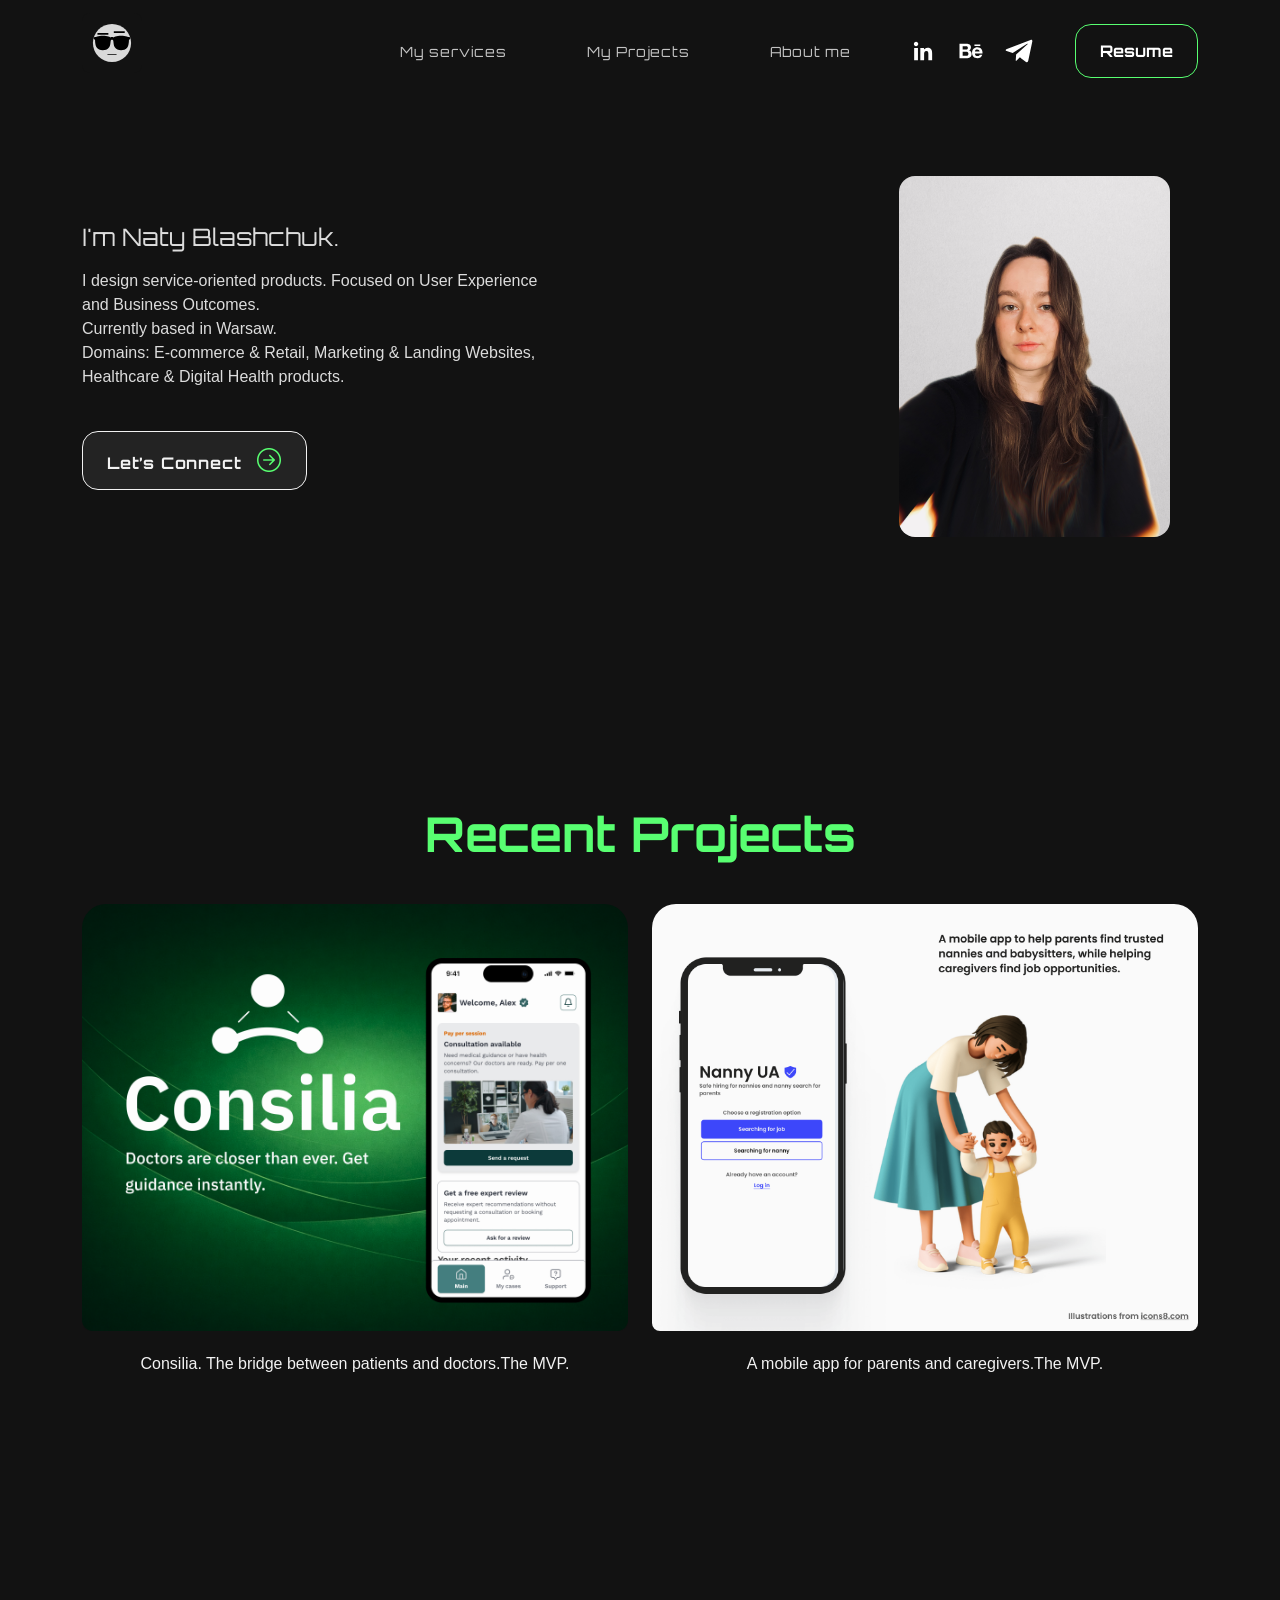
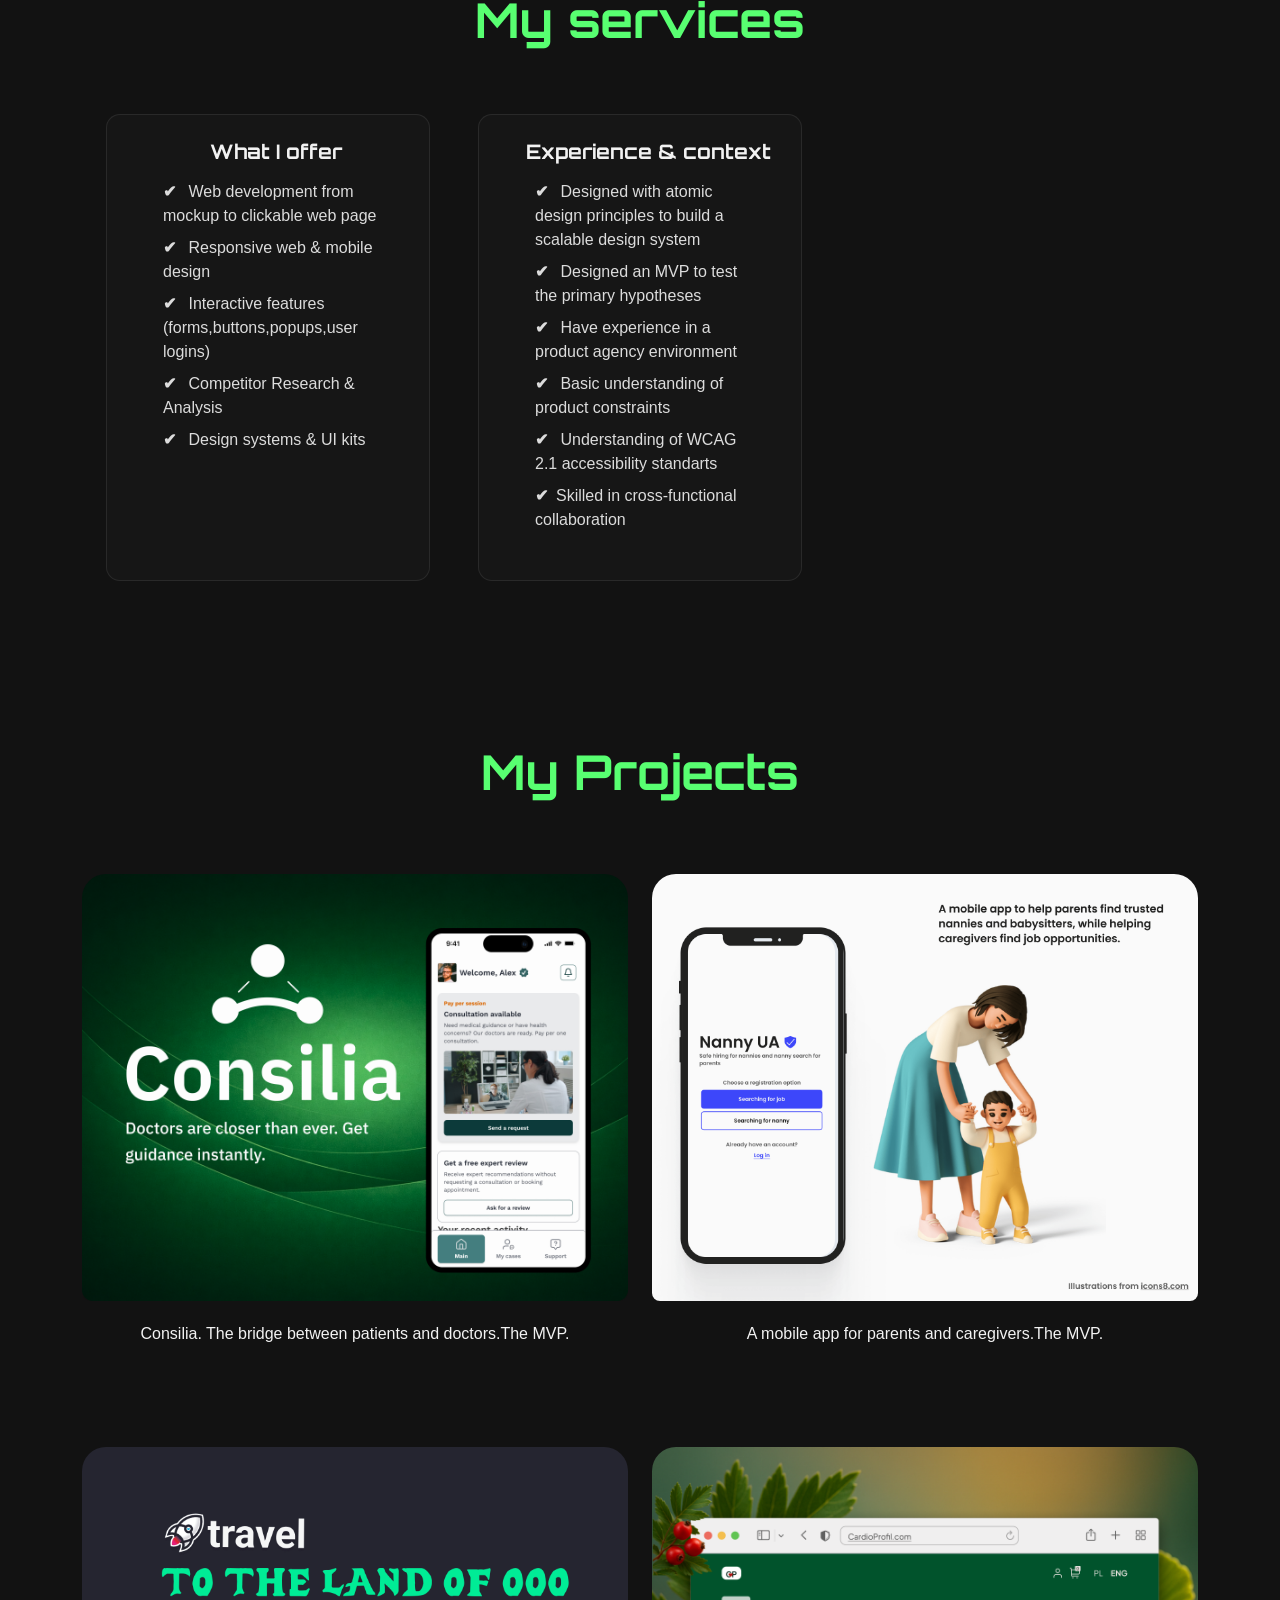
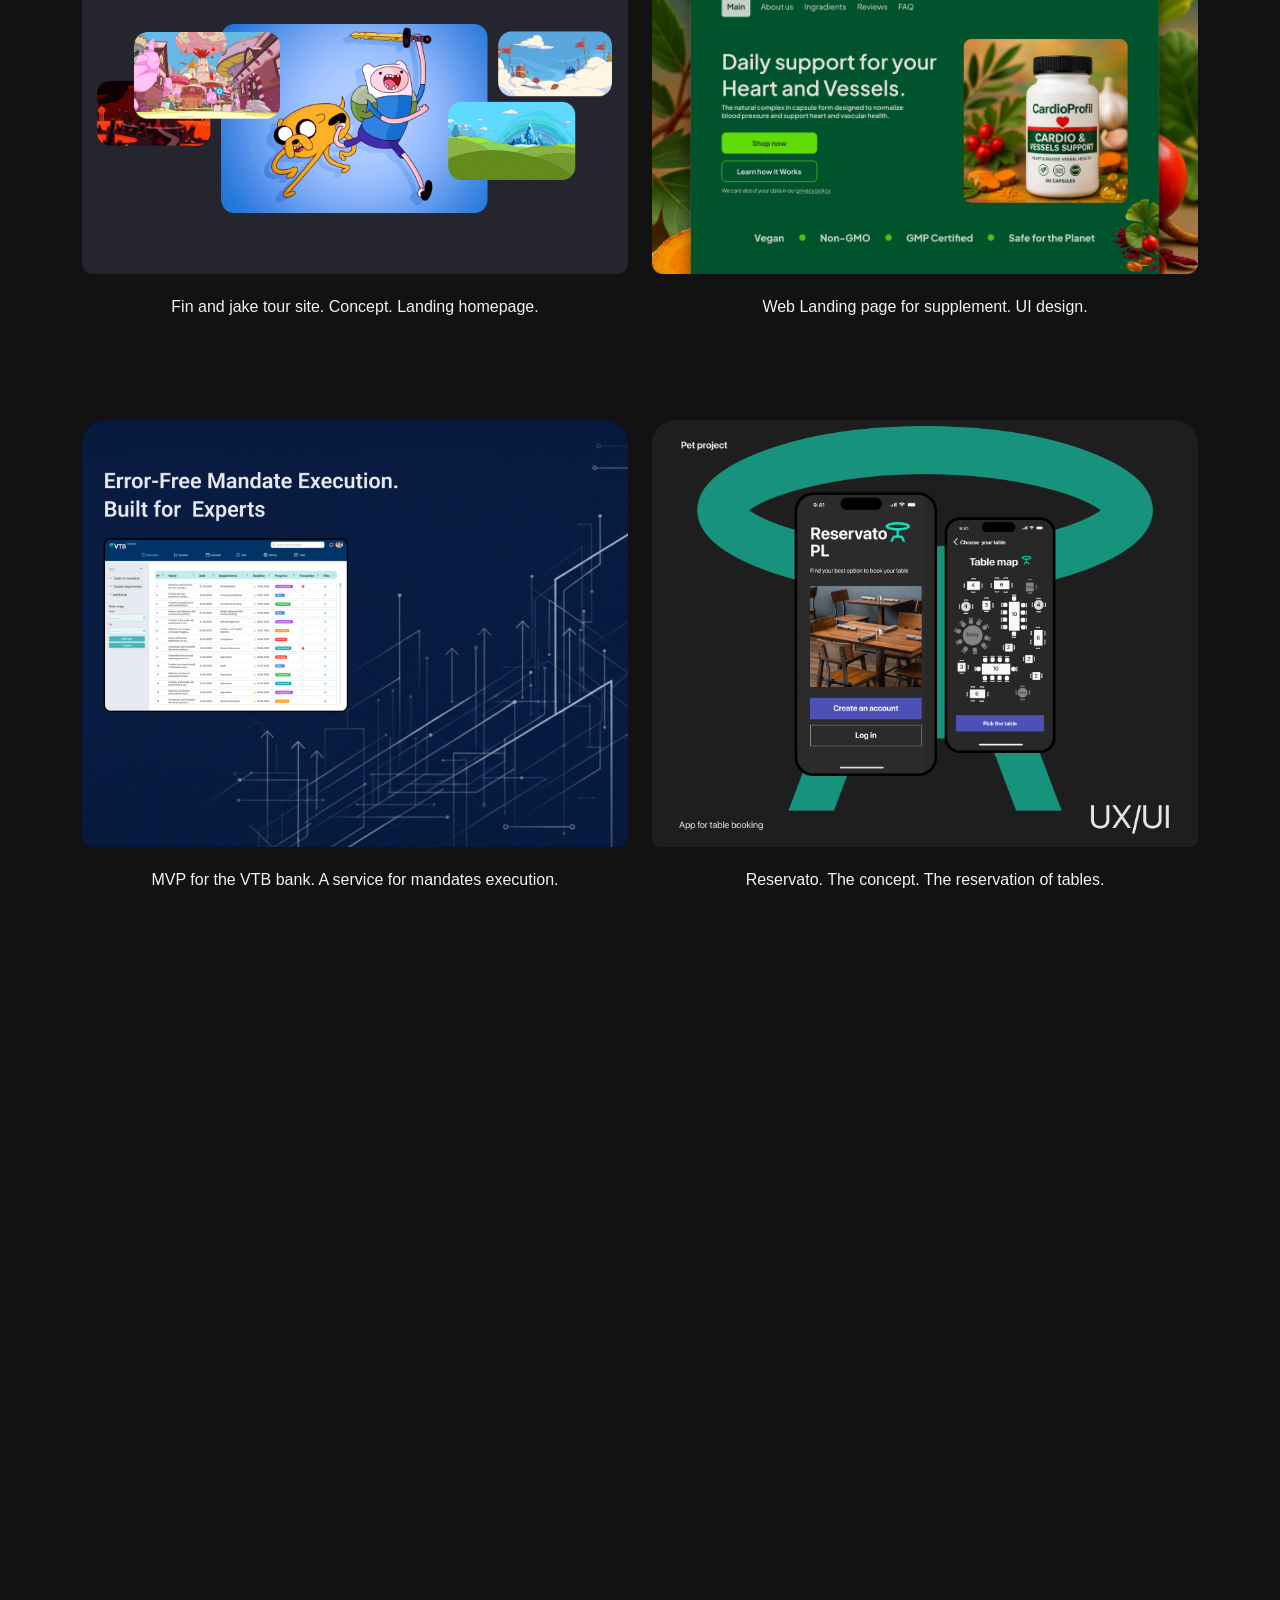
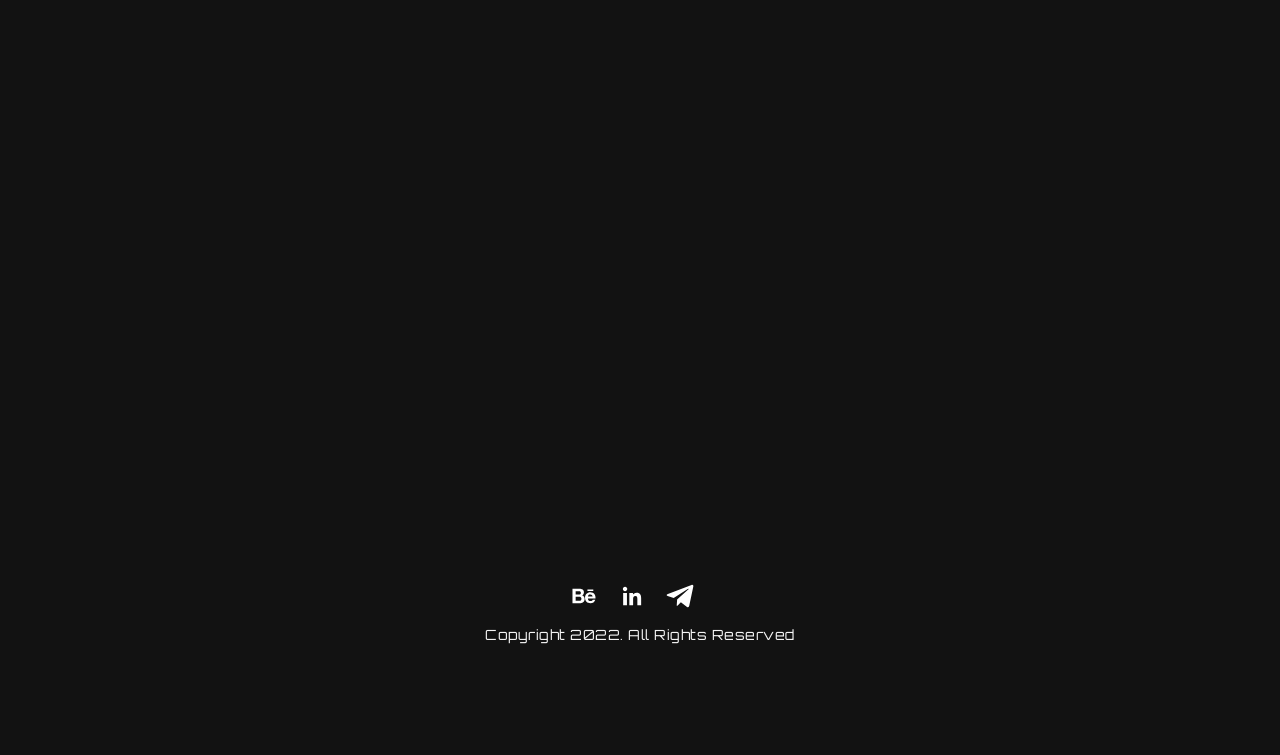
<file: index.html>
<!DOCTYPE html>
<html lang="en">
<head>
    <!-- Meta Tags -->
    <meta charset="UTF-8">
    <meta http-equiv="X-UA-Compatible" content="IE=edge">
    <meta name="viewport" content="width=device-width, initial-scale=1.0">
    <!-- CSS Files -->
    <link rel="stylesheet" href="bootstrap.min.css">
    <link rel="stylesheet" href="https://cdnjs.cloudflare.com/ajax/libs/OwlCarousel2/2.3.4/assets/owl.carousel.min.css">
    <link rel="stylesheet" href="https://cdnjs.cloudflare.com/ajax/libs/OwlCarousel2/2.3.4/assets/owl.theme.default.min.css">
    <link rel="stylesheet" href="https://cdnjs.cloudflare.com/ajax/libs/animate.css/3.4.0/animate.min.css">
    <link rel="stylesheet" href="style.css">
    <link rel="stylesheet" href="responsive.css">
     <link href="https://fonts.googleapis.com/css2?family=Orbitron:wght@500;700&family=REM&display=swap" rel="stylesheet">

    <title>Portfolio</title>
</head>
<body>

    <main>
        <!-- Navbar -->
            <nav class="navbar navbar-expand-md">
            <div class="container">
                <a class="navbar-brand" href="index.html">
                    <img src="logo 1.svg" alt="Logo">
                </a>
                <button class="navbar-toggler" data-bs-toggle="collapse" data-bs-target="#navbarNav" aria-controls="navbarNav" aria-expanded="false" aria-label="Toggle navigation">
                <span class="navbar-toggler-icon"></span>
                </button>
                <div class="collapse navbar-collapse" tabindex="-1" id="navbarNav">
                    <ul class="navbar-nav ms-auto">                       
                        <li class="nav-item">
                            <a class="nav-link" href="#ValuesPropositions"> My services</a>
                        </li>
                         <li class="nav-item">
                            <a class="nav-link" href="#project"> My Projects</a>
                        </li>
                        <li class="nav-item">
                            <a class="nav-link" href="#aboutme">About me</a>
                        </li>
                    </ul>
                    <span class="navbar-text">
                        <div class="social-icon">
                            <a href="https://www.linkedin.com/in/nataliia-blashchuk-microuniverse010101"><img src="nav-icon1.svg" alt="Icon"></a>
                            <a href="https://www.behance.net/microuniverse010101"><img src="nav-icon2.svg" alt="Icon"></a>
                            <a href="https://t.me/microuniverseNP"><img src="nav-icon3.svg" alt="Icon"></a>
                        </div>
                        <button class = "vvd" onclick="goBackToPreviousPage5()" href="MyCV.pdf" class="vvd" ><span>Resume</span></button>
                    </span>
                </div>
            </div>
        </nav>
        <!-- Navbar End -->

        <!-- Banner -->
         <section class="banner" id="home">
            <div class="container">
                <div class="row align-items-center">
                    <div class="col-12 col-md-6 col-xl-7 wow fadeIn" data-wow-duration="1.5s">
                        <h2>I'm Naty Blashchuk.</h2><p> I design service-oriented products. Focused on 
                            User Experience and Business Outcomes.
                             <br> Currently based in Warsaw. 
                            <br> Domains: E-commerce & Retail, Marketing & Landing Websites, Healthcare & Digital Health products.
                        </p> 
                                                 <button onclick="location.href='mailto:natalienevergiveup@mail.com';">Let’s Connect <i class="bi bi-arrow-right-circle"></i></button>
                    </div>
                    <div class="col-12 col-md-6 col-xl-5 wow zoo" data-wow-duration="1.5s">
                        <img src="about- 01.png" alt="Image">
                    </div>
                </div>
            </div>
        </section>
        <!-- Banner End -->




         <!--Recent Projects -->
        <section class="proj-recent" id="recentproject">
            <div class="container">
                <div class="row">
                    <div class="col-12 wow fadeIn" data-wow-duration="1.5s">
                          <h1>Recent Projects</h1>
                           <div class="tab-content" id ="pills-tabContent wow slide InUp" data-wow-duration="1.5s" href="project1.html">
                            <div class="tab-pane fade show active" id ="pills-home" role="tabpanel" aria-labelledby="pills-home-tab">
                                <div class="row">
                                      <div class="col-12 col-sm-8 col-md-6">
                                         <div class="proj-imgbx">
                                              <img src="preview-consilia.png" alt ="Image">
                                               <br><br> <h6>Consilia. The bridge between patients and doctors.The MVP.</h6><br><br>
                                            <div class="proj-txtx">
                                             <button><a href="https://www.behance.net/gallery/243395623/Consilia-Patience-experience-The-MVP-concept" target="_blank"> Go to the project</a></button>

                                             </div>
                                    </div>
                                    </div>
                           <div class="col-12 col-sm-8 col-md-6">
                                         <div class="proj-imgbx">
                                            <img src="project-nanny.png" alt="Image">
                                                 <br> <br><h6>A mobile app for parents and caregivers.The MVP. </h6> <br><br>
                                            <div class="proj-txtx">
                                             <button><a href="https://www.behance.net/gallery/223070539/A-mobile-app-for-parents-and-caregivers-MVP" target="_blank"> Go to the project</a></button>
                                             </div>

                                    </div>
                                    </div>
                    </div>     
                </div>
            </div> 

    <!-- ENd -->

       <!-- Value Propositions-->
         <section class="values-prop" id="ValuesPropositions">
            <div class="container">
                <div class="row">
                    <div class="col-12 wow fadeIn" data-wow-duration="1.5s">
                          <h1 class="headvalue1">My services</h1>              
                   <div class="values-grid">
    <div class="values-block">
      <h3>What I offer</h3>
      <ul>
        <li> Web development from mockup to clickable web page</li>
          <li> Responsive web & mobile design </li>
        <li> Interactive features (forms,buttons,popups,user logins) </li>
        <li> Competitor Research & Analysis </li>
          <li> Design systems & UI kits </li>
      </ul>
    </div>
      
    <div class="values-block">
      <h3>Experience & context</h3>
      <ul>
        <li> Designed with atomic design principles to build a scalable design system</li>
          <li> Designed an MVP to test the primary hypotheses</li>
        <li> Have experience in a product agency environment </li>
        <li> Basic understanding of product constraints </li>
          <li> Understanding of WCAG 2.1 accessibility standarts </li>
            <li>Skilled in cross-functional collaboration</li>
      </ul>
    </div>

  </div>
</section>
                    </div>
                      </div>
                </div>


        <!-- All Projects -->
        <section class="project" id="project">
            <div class="container">
                <div class="row">
                    <div class="col-12 wow fadeIn" data-wow-duration="1.5s">
                        <h1>My Projects</h1>
                      <div class="tab-content" id ="pills-tabContent wow slide InUp" data-wow-duration="1.5s" href="project1.html">
                            <div class="tab-pane fade show active" id ="pills-home" role="tabpanel" aria-labelledby="pills-home-tab">
                                <div class="row">
                                       <div class="col-12 col-sm-8 col-md-6">
                                        
                                         <div class="proj-imgbx">
                                            <img src="preview-consilia.png" alt ="Image">
                                         <br> <br> <h6>Consilia. The bridge between patients and doctors.The MVP.</h6><br><br>
                                            <div class="proj-txtx">
                                             <button><a href="https://www.behance.net/gallery/243395623/Consilia-Patience-experience-The-MVP-concept" target="_blank"> Go to the project</a></button>



                                             </div>
                                    </div>
                                    </div>

                                     <div class="col-12 col-sm-8 col-md-6">
                                         <div class="proj-imgbx">
                                            <img src="project-nanny.png" alt="Image">
                                              <br><br> <h6> A mobile app for parents and caregivers.The MVP.</h6><br><br>
                                            <div class="proj-txtx">
                                             <button><a href="https://www.behance.net/gallery/223070539/A-mobile-app-for-parents-and-caregivers-MVP" target="_blank"> Go to the project</a></button>

                                             </div>
                                    </div>
                                    </div>
                                    <div class="col-12 col-sm-8 col-md-6">
                                
                                         <div class="proj-imgbx">
                                            <img src="project-fin.png" alt="Image">
                                            <br><br><h6>Fin and jake tour site. Concept. Landing homepage. </h6><br><br>
                                            <div class="proj-txtx">
                                             <button><a href="https://www.behance.net/gallery/206896893/Fin-and-Jake-tour-website-Concept-Landing-homepage" target="_blank"> Go to the project</a></button>

       

                                            </div>
                                        </div>
                                    </div>

                                         <div class="col-12 col-sm-8 col-md-6">
                                        <div class="proj-imgbx">
                                            <img src="supplement.png" alt="Image">
                                              <br> <br> <h6> Web Landing page for supplement. UI design. <br></h6><br><br>
                                            <div class="proj-txtx">
                                                 <button><a href="https://www.behance.net/gallery/237209597/Landing-page-for-a-Diet-Supplement-UI-concept" target="_blank"> Go to the project</a></button>
                                           
                                            </div>
                                        </div>
                                    </div>   

                             
                                    <div class="col-12 col-sm-8 col-md-6">
                          
                                        <div class="proj-imgbx">
                                            <img src="project-03.png" alt="Image">
                                            <br><br> <h6> MVP for the VTB bank. A service for mandates execution. </h6><br><br>
                                            <div class="proj-txtx">

                                                <button><a href="https://www.behance.net/gallery/229680597/MVP-for-mandates-execution-Case-Study" target="_blank"> Go to the project</a></button>
                                                 
                                            </div>
                                        </div>
                                    </div>
                                   <div class="col-12 col-sm-8 col-md-6">
                                        <div class="proj-imgbx">
                                            <img src="project-img2.png" alt="Image">
                                            <br> <br> <h6> Reservato. The concept. The reservation of tables. </h6><br><br>
                                             <div class="proj-txtx">
                                                <button><a href="https://www.behance.net/gallery/221016357/Reservato-The-concept-Reservation-of-the-tables" target="_blank"> Go to the project</a></button>
                                            </div>
                                        </div>
                                    </div>
                                </div>                            
                                       
            <img class="sdf2" src="color-sharp2.png" alt="Image">
        </section>
        <!-- Projects End -->
        <!-- about me  -->
        <section class="contact" id="aboutme">
            <div class="container">
                <div class="row align-items-right">
                    <div class="col-12 col-md-12 wow zoomIn" data-wow-duration="1.5s">
                      <h1>About me</h1>  
                    </div>
                    <div class="col-12 col-md-12 wow fadeIn" data-wow-duration="1.5s">
                            <div class="row">
                                <div class="col-12 col-sm-12 px-4">                                                                                      
<div class="two-column-text">
                   <p>Hi, I’m Nataliia, breaking to the mastery in the UX/UI desing. With a background in healthcare and logistics, I might bring a unique perspective to design by combining analytical thinking, adaptability, and a deep appreciation for human-centered solutions and buisness value. <br>
                      <img src="about-02.png" alt="Image"> <br><br>I love design because it offers a dynamic and modern environment where I can merge various disciplines, including psychology, marketing, strategy, and development. It excites me to create intuitive and functional solutions that improve user experiences while also allowing me to continue growing and exploring new roles within the field.
                               <br><br> My goal is to contribute my skills, creativity, and dedication to meaningful projects. </p>
                               <p><img src="about-05.png" alt="Image"> <br><br> <img src="about-03.png" alt="Image">  </p>
                        
                </div>
                                </div>
                            </div>
                        </form>
                    </div>
                </div>
            </div>
        </section>
        <!-- About me end-->

        <!-- Footer -->
        <footer class="footer">
            <div class="container">
                <div class="row align-items-center">
                    <div class="col-12">
                            <div class="row">                              
                            </div>
                    </div>  
                    <div class="col-12 col-md-12 text-center">
                        <div class="social-icon">
                          <a href="https://www.behance.net/179e2bdc"><img src="nav-icon2.svg" alt="Icon"></a>
                            <a href="https://www.linkedin.com/in/nataliia-blashchuk-5b3875188/"><img src="nav-icon1.svg" alt="Icon"></a>
                            <a href="https://t.me/microuniverseNP"><img src="nav-icon3.svg" alt="Icon"></a>
                        </div>
                        <p>Copyright 2022. All Rights Reserved</p>
                    </div>
                </div>
            </div>
        </footer>
        <!-- Footer End -->

    </main>

    <!-- JS Files -->
    <script src="jquery-3.6.0.min.js"></script>
    <script src="https://cdnjs.cloudflare.com/ajax/libs/OwlCarousel2/2.3.4/owl.carousel.min.js"></script>
    <script src="https://cdnjs.cloudflare.com/ajax/libs/wow/1.1.2/wow.min.js"></script>
    <script src="bootstrap.bundle.min.js"></script>
    <script src="main.js"></script>
</body>
</html>
</file>
<file: responsive.css>
@media (max-width:1700px) {
     nav.navbar ul.navbar-nav li.nav-item a.nav-link {
        font-size: 16px;
        padding: 24px;
    }

 
    .social-icon a {
        width: 32px;
        height: 32px;
    }
   .social-icon a::before {
        width: 32px;
        height: 32px;
    }
    
     .navbar-text button {
        padding: 16px 24px;
        font-size: 16px;
    }
   
     .banner {
        padding: 200px 0 64px 0;
    }
    .banner img{
        width: 60%;
        margin-left: 152px;
    }
 
    .banner p, .skill p, .project p {
        font-size: 16px;
    }
    .banner .taglin {
        font-size: 12px;
    }
    .banner button {
        font-size: 16px;
        margin-top: 32px;

    }
    .banner button i {
        font-size: 24px;
    }
    .project h2, .contact h2 {
        font-size: 36px;
    }
    .project .nav.nav-pills .nav-link {
        padding: 16px 0;
        font-size: 14px;
    }
    .proj-txtx h4 {
        font-size: 24px;
    }
    .proj-txtx span {
        font-size: 14px;
    }
   
    .contact form input, .contact form textarea {
        border-radius: 14px;
        padding: 16px 24px;
        font-size: 15px;
    }
    .contact form input::placeholder, .contact form textarea::placeholder {
        font-size: 14px;
    }
    .contact form button {
        padding: 16px 40px;
        font-size: 15px;
        margin-top: 16px;
    }
    .contact img {
        width: 100%; 
      
    }

    .footer p {
        font-size: 14px;
    }
    .footer img {
        width: 15%;
    }
   
}
 .footer .social-icon a img {
        margin: 0;
    }

@media (max-width:1368px) {
    nav.navbar {
        padding: 16px,8;
    }
     nav.navbar ul.navbar-nav li.nav-item a.nav-link {
        padding: 16px,16px;
        font-size: 14px;
    }
      nav.navbar a.navbar-brand {
        width: 6%;
        margin-bottom: 16px;
    }
    .banner {
        padding: 176px 0 66px 0;
    }
 
    .skill p, .project p {
        font-size: 14px;
    }
   .contact img {
        width: 100%;
        padding-bottom: 24px;
    }
    .banner button {
        margin-top: 42px;
    }
    
    .books-slider {
        width: 88%;
    }
    .books p {
        margin: 16px 0 40px 0;
    }
    .proj-txtx h4 {
        font-size: 24px;
    }
    .proj-txtx span {
        font-size: 14px;
    }
  
}
 .footer .social-icon a img {
        margin: 0;
    }
    nav.navbar.scrolled {
        background-color: #121212;
       
    
}

@media (max-width:1199px) {
    main .container {
        max-width: 1075px;
    }
    .banner {
        padding: 152px 0 52px 0;
    }
     nav.navbar ul.navbar-nav li.nav-item a.nav-link {
        padding: 16px,16px;
        font-size: 14px;
    }
    
    .project p {
        width: 65%;
    }
    .project .nav.nav-pills {
        width: 75%;
    }

    .project h1 {

    font-size: 36px;
       
}
    .footer img {
        width: 26%;
    }
    .contact img {
        width: 60%;
        padding-bottom: 24px;
    }
    .banner img {
        width: 60%;
        margin-left: auto;
        display: block;
    }
     nav.navbar a.navbar-brand {
        width: 8%;
        margin-bottom: 16px;
    }
}
nav.navbar.scrolled {
    background-color: #121212;
}
 .footer .social-icon a img {
        margin: 0;
    }
    .navbar-toggler{
        padding-bottom: 32px;
    }

@media (max-width:1025px) {
    main .container {
        max-width: 960px;
    }
     
    .banner h1 {
        font-size: 32px;
    }
    
    .project h1 {
    font-size: 32px;
       
}
    .banner button {
        margin-top: 35px;
    }
  
 
 
    .project {
        margin-top:16px;
    }
    .project p {
        width: 75%;
    }
    .project .nav.nav-pills {
        width: 85%;
    }
   
     .contact img {
        width: 100%;
        padding-bottom: 16px;
    }
    .newsletter-bx {
        margin-top: -100px;
    }
     nav.navbar a.navbar-brand {
        width: 8%;
    }
   
    .banner p {
        width: 100%;
    }
     .tools p {
    padding-bottom: 24px;
   
    }
}
 .footer .social-icon a img {
        margin: 0;
    }
 






@media (max-width:991px) {
    .project .nav.nav-pills {
        width: 100%;
    }
    nav.navbar ul.navbar-nav li.nav-item a.nav-link {
        padding: 16px,16px;
        font-size: 14px;
    }
 
    .nav-item {
    padding-right: 16px;
}
    .project p {
        width: 100%;
    }

    
.values-grid {
  display: grid;
  grid-template-columns: repeat( 1fr);
  gap: 24px;
}
  
    .project h5 {
    margin-bottom:16px;
    font-size: 20px;
    
}
     .books-slider {
        width: 100%;
    }
    .contact {
        margin-top: 24px;
         width: 100%;
         
    }
  .contact img {
        width: 60%;
    }
    
   
    .project h1 {
    font-size: 32px;
   padding-bottom:24px;
       
}
    .banner h1 {
        font-size: 32px;
    }
    

    .banner .taglin {
        font-size: 14px;
    }
     nav.navbar a.navbar-brand {
        width: 8%;
    }
    .footer {
        padding: 0 0 24px 0;
    }
     .tools p {
    padding-bottom: 16px;
   
    }
}
 

 .footer .social-icon a img {
        margin: 0;
    }



    @media (max-width: 768px) {
  .values-grid {
    grid-template-columns: 1fr;
    gap: 32px;
  }

  .values-headline {
    font-size: 24px;
  }
}

@media (max-width:767px) {
    div#navbarNav {
        position: relative;
        top:0;
        background:#121212;
         padding-top:16px;
         padding-bottom: 24px;
        transition: 0.3s ease-in-out;
    }
    nav.navbar a.navbar-brand {
        width: 12%;
    }
    .banner {
        background-position: center;
        padding: 96px 0 32px 0;
    }

    .banner img{
        width: 50%;
        margin-left: 16px;
       
    }

    .banner h2 {
        font-size: 24px;
        max-width: 400px;
        margin-left: 16px;
        margin-top: 24px;
             
    }
    
.banner p {
        font-size:16px;
        max-width: 328px;
        margin-left: 16px;
       
             
    }

    .banner button {
        margin-left: 16px;
    }
   .proj-recent {
 margin-top:32px;

}
  .proj-recent h1 {
font-size: 32px;

}


  

.values.block{
    margin-left: 16px;
}
    
    .contact img {
        padding-top: 16px;
        width: 80%;

    }

    .newsletter-bx {
        border-radius: 35px;
        padding: 35px 14px;
        margin-bottom: 50px;
        margin-top: -85px;
    }
    .banner button {
        margin-top: 24px;
        margin-bottom: 48px;
    }
    
    .project h1{
        margin-top: 32px;
    } 
    .contact h1{
        font-size: 32px;
    }
    
.values-prop h1 {
    margin-top: 32px;
    font-size: 32px;
    font-family: Orbitron;
	font-weight: 700;
    text-align: center; 
    
} 
.values-subtitle {
  padding-bottom: 24px;
}

 
    .newsletter-bx h3 {
        font-size: 20px;
        margin-bottom: 22px;
        text-align: center;
    }
    .footer img {
        width: 40%;
        margin: 0 auto 25px auto;
        display: block;
    }
    .footer .social-icon a img {
        margin: 0;
    }
    
    nav.navbar ul.navbar-nav li.nav-item a.nav-link {
        padding: 24px 16px;
        font-size: 16px;
        border-bottom: 1px solid rgb(255 255 255 / 20%);
    }
    span.navbar-text {
        flex-wrap: wrap;
    }
    span.navbar-text .social-icon {
        display:inline-flex;
        margin-left: 0;
        gap:16px;
        margin-bottom: 16px;
        padding: 16px 16px;
        border-bottom: 1px solid rgb(255 255 255 / 20%);
        width: 100%;
    }
    .navbar-text button {
        padding: 16px 32px;
        font-size: 16px;
        margin: 16px 0 8px 16px;
        overflow: hidden;
    }
    .navbar-text button::before {
        width: 100%;
        left: -200px;
        z-index: 0;
    }
    .navbar-text button:hover::before {
        width: 100%;
        left: 0;
    }
    .navbar-text button span {
        z-index: 1;
        position: relative;
    }
    
    .project .nav.nav-pills {
        width: 100%;
        border-radius: 0;
    }
    .project .nav.nav-pills li.nav-item {
        width: 100%;
    }
    
    button#pills-contact-tab {
        /* border: 0px solid rgba(255, 255, 255, 0.5); */
        border-radius: 0;
    }
    button#pills-home-tab {
        /* border: 0px solid rgba(255, 255, 255, 0.5); */
        border-radius: 0;
    }
    button#pills-profile-tab {
        border-left: 1px solid rgba(255, 255, 255, 0.5);
        border-right: 1px solid rgba(255, 255, 255, 0.5);
        border-top: 0px solid rgba(255, 255, 255, 0.5);
        border-bottom: 0px solid rgba(255, 255, 255, 0.5);
    }
}
</file>
<file: style.css>
@import url("https://cdn.jsdelivr.net/npm/bootstrap-icons@1.8.3/font/bootstrap-icons.css");
@import url("https://stackpath.bootstrapcdn.com/font-awesome/4.7.0/css/font-awesome.min.css");


/************ Default Css ************/
* {
	margin: 0;
	padding: 0;
	box-sizing: border-box;
    
}
html {
    
	scroll-behavior: smooth;
    scroll-padding-top: 56px;
}
body {
    color:#dcdcdc;
    font-family: Orbitron;
	font-weight: 400;
    font-size: 16px;
	overflow-x: hidden;
    position: relative;
	background-color: #121212;
}
h1, h2, h3, h4, h5, h6 {
	margin: 0;
	padding: 0;
	line-height: normal;
}

p, a, li, button, ul {
	margin: 0;
	padding: 0;
	line-height: normal;
    text-decoration: none;

}
a:hover {
	text-decoration: none
}
img {
	width: 100%;
	height: auto;
    border-radius:8px;
}
button {
	border: 0;
	background-color: transparent;
}
input:focus, textarea:focus, select:focus {
    outline: none;
}
@media (min-width:1700px) {
	main .container {
		max-width: 100%;
		padding: 0 152px;
	}
}
nav.navbar.scrolled {
    background-color: #121212;
    height: auto;
}

/************ Navbar Css ************/
.banner{
    background-color: #121212;
}
nav.navbar {
    position: fixed;
    width: 100%;
    top:0;
    z-index: 9999;
    transition: 0.3s ease-in-out;
}

nav.navbar img {
    width: 90%;
}
nav.navbar ul.navbar-nav li.nav-item a.nav-link {
    font-weight: 400;
    color: #fff;
    letter-spacing: 0.8px;
    padding: 16px,24px;
    font-size: 18px;
    opacity: 0.75;
}
nav.navbar ul.navbar-nav li.nav-item a.nav-link:hover,
nav.navbar ul.navbar-nav li.nav-item a.nav-link.active {
    opacity: 1;
    color: #58FF71;
}
span.navbar-text {
    display: flex;
    align-items: center;
}
.social-icon {
    display: inline-flex;
    align-items: center;
  margin-right: 16px;
  gap:16px;

    
   
}
.social-icon a {
    width: 32px;
    height: 32px;
    display: inline-flex;
    border-radius: 8%;
    align-items: center;
    justify-content: center;
    line-height: 1;
   
}
.social-icon a::before {
    content: "";
    width: 32px;
    height: 32px;
    position: absolute;
    background-color: #58FF71;
    border-radius: 16%;
    transform: scale(0);
	transition: 0.3s ease-in-out;
}
.social-icon a:hover::before {
    transform: scale(1);
}
.social-icon a img {
	width: 100%;
	z-index: 1;
	transition: 0.3s ease-in-out;
}
.social-icon a:hover img {
	filter: brightness(0) saturate(100%) invert(0%) sepia(7%) saturate(98%) hue-rotate(346deg) brightness(95%) contrast(86%);
}
.navbar-text button {
    font-weight: 700;
    color: #fff;
    border: 1px solid #58FF71;
     border-radius: 16px;
    padding: 18px 32px;
    font-size: 18px;
    margin-left: 24px;
	position: relative;
	background-color: transparent;
	transition: 0.3s ease-in-out;
}
.navbar-text button span {
	z-index: 1;
}
.navbar-text button::before {
    content: "";
    width: 0%;
    height: 100%;
    position: absolute;
    background-color: #58FF71;
    border-radius: 16px;
    left: 0;
    top: 0;
    z-index: -1;
	transition: 0.3s ease-in-out;
}
.navbar-text button:hover {
	color: #121212;
}
.navbar-text button:hover::before {
	content: "";
	width: 100%;
	height: 100%;
	position: absolute;
}
nav.navbar .navbar-toggler:active,
nav.navbar .navbar-toggler:focus {
	outline: none;
    box-shadow: none;
}
nav.navbar .navbar-toggler-icon {
	width: 32px;
	height: 18px;
	background-image: none;
	position: relative;
	border-bottom: 2px solid #fff;
	transition: all 300ms linear;
    top: -2px;
}
nav.navbar .navbar-toggler-icon:focus {
	border-bottom: 2px solid #fff;
}
nav.navbar .navbar-toggler-icon:after,
nav.navbar .navbar-toggler-icon:before {
	width: 32px;
	position: absolute;
	height: 2px;
	background-color: #fff;
	top: 0;
	left: 0;
	content: '';
	z-index: 2;
	transition: all 300ms linear;
}
nav.navbar .navbar-toggler-icon:after {
	top: 8px;
}
nav.navbar .navbar-toggler[aria-expanded="true"] .navbar-toggler-icon:after {
	transform: rotate(45deg);
	background-color: #fff;
	height: 6px;
}
nav.navbar .navbar-toggler[aria-expanded="true"] .navbar-toggler-icon:before {
	transform: translateY(8px) rotate(-45deg);
	background-color: #fff;
	height: 6px;
}
nav.navbar .navbar-toggler[aria-expanded="true"] .navbar-toggler-icon {
	border-color: transparent;
}

.nav-item {
    padding-right: 32px;
}
.vvd,.taglin{
    border-radius: 8px;
   padding-left: 24px;
   padding-right: 24px;
}




/************ Banner Css ************/

.banner h2 {
    font-size: 24px;
    max-width: 500px;
    color:#dcdcdc;
    font-weight: 100;
    line-height: 1.3em;
    display: inline-block;
}


.banner p {
    max-width: 480px;
    padding-top: 16px;
    color:#dcdcdc;
    font-weight: 100;
    font-family:Helvetica;
    line-height: 1.5em;
}

    
.banner img {
    animation: updown 6s linear infinite;
}

@keyframes updown {
    0% {
        transform: translateY(-20px);
    }
    50% {
        transform: translateY(20px);
    }
    100% {
        transform: translateY(-20px);
    }
}


.banner button {
    color: #f2f2f2;
     padding: 16px 24px;
    border: 1px solid #f2f2f2;
    background-color: #232323;
     border-radius: 16px;
    font-weight: 700;
    letter-spacing: 0.8px;

}
.banner button i {
	font-size: 25px;
    color: #58FF71;
	margin-left: 10px;
	transition: 0.3s ease-in-out;
	line-height: 1;
}
.banner button:hover i {
	margin-left: 25px;
}

.banner img {
    border-radius: 16px;
}





.sdf {
    top: 28%;
    position: absolute;
    bottom: 0;
    width: 40%;
    z-index: -4;
}

/************ Recent Projects ************/
.proj-recent {
 margin-top:200px;
 margin-bottom:112px;

}

.proj-recent {  
     background-color: #121212;
    position: relative;
     margin-top:200px;
   
}

.proj-recent h1 {
    margin-bottom: 40px;
    color:#58FF71;
    font-size: 48px;
    font-family: Orbitron;
	font-weight: 700;
    text-align: center;
    
}
.proj-recent h6 {
  
     margin-bottom:24px;
    color:#f2f2f2;
    font-size: 16px;
    font-family:Helvetica;
	font-weight: 500;
    text-align: center;
    
    
}


/************ ValuesProp ************/

.headvalue1 {
    margin-top: 112px;
    color:#58FF71;
    font-size: 48px;
    font-family: Orbitron;
	font-weight: 700;
    text-align: center; 
} 

.values-prop h3 {
    padding-left: 16px;
    color:#f2f2f2;
    font-size: 20px;
    font-family: Orbitron;
	font-weight: 700;
    text-align: center; 
} 


.values-section {
  padding: 24px 16px;
  max-width: 1100px;
  margin: 0 auto;
}



.values-grid {
  display: grid;
  grid-template-columns: repeat( 1fr);
  gap: 48px;
}


.values-block {
    margin-top: 24px;
    font-family: Helvetica;
    font-size: 16px;
    font-weight: 500;
    background: rgba(245, 244, 244, 0.02);
    border: 1px solid rgba(255,255,255,0.08);
    border-radius: 14px;
    padding: 24px;


}
.values-block ul {
  list-style: none;
  text-align: left;
  padding: 16px;
  margin: 0;
}

.values-block li {
  position: relative;
  font-size: 16px;
  padding-left: 16px;
  line-height: 150%;
  margin-bottom: 8px;
  color:#dcdcdc;
}

.values-block li::before {
    content: "\2714";
    color:#dcdcdc;
    margin-right: 8px;
    font-weight: bold;

}
.values-subtitle {
  max-width: 600px;
  margin: 0 auto 80px;
  text-align: center;
  font-size: 16px;
    line-height: 150%;
  opacity: 0.9;
}

.values-grid {
  display: grid;
  grid-template-columns: repeat(3, 1fr);
  grid-template-rows: auto auto;
  gap: 48px;
}




/************ all Projects Css ************/
.project {  
     background-color: #121212;
    position: relative;
    margin-top: 112px;
   
}

.project h1 {
    padding-bottom: 32px;
    color:#58FF71;
    font-size: 48px;
    font-family: Orbitron;
	font-weight: 700;
    text-align: center;
    
}
.project h6 {
    margin-bottom:24px;
    color:#f2f2f2;
    font-size: 16px;
    font-family:Helvetica;
	font-weight: 500;
    text-align: center;
    
}

.proj-imgbx {
    position: relative;
    border-radius:24px;
    overflow: hidden;
    margin-bottom: 32px;
}
.proj-imgbx::before {
    content: "";
    background: rgb(149, 244, 169);
    opacity: 0.5;
    position: absolute;
    width: 100%;
    height: 0;
    transition: 0.4s ease-in-out;
}
.proj-imgbx:hover::before {
    height: 100%;
}

.proj-txtx {
    position: absolute;
    text-align: center;
    top: 65%;
    left: 50%;
    font-size: 24px;
    font-weight: 600;
    transform: translate(-50%, -50%);
    transition: 0.5s ease-in-out;
    opacity: 0;
    width: 100%;
}

.proj-imgbx:hover .proj-txtx {
    top: 50%;
    opacity: 1;
    

}

.proj-imgbx:hover::after{
    opacity: 1;

}


.sdf2 {
    top: 20%;
    position: absolute;
    bottom: 0;
    width: 35%;
    right: 0;
    z-index: -4;
}


/************ Projects Css end ************/

/************ About me ************/
.contact {
     margin-top: 112px;
     background-color: #121212;
     align-items:center; 
     display: flex;
     justify-content: space-between;
     
}
.contact h1 {  
    color:#58FF71;
    font-size: 48px;
    font-family: Orbitron;
	font-weight: 700;
    text-align: center;
}
.two-column-text {
    padding-bottom: 24px;
    display: grid;
    grid-template-columns: 1fr 1fr; /* Two equal columns */
    gap: 32px; /* Space between the columns */
     
}


.two-column-text p:nth-child(odd) {   
     padding-bottom: 24px;
     color: #dcdcdc;
     border-radius: 8px;
     font-weight:300;
    
}

.two-column-text p:nth-child(even) { 
     padding-bottom: 24px;
     color: #dcdcdc;
    border-radius: 8px;
     font-weight:300;
}
.two-column-text p {
    text-align: justify; /* Makes the text look neat */
    /* Adds spacing between paragraphs */
}

/* For smaller screens, fallback to a single column */
@media (max-width: 768px) {
    .two-column-text {
        grid-template-columns: 1fr; /* Single column on smaller devices */
    }
}

.contact img{
    width:296px;
    width:60%;
    border-radius: 8;
    

}

.contact h2 {
	font-weight:700;
  
}

.contact p{
    padding-top:16px;
    padding-bottom: 16px;
    font-family:Helvetica;
    line-height: 150%;
    font-size: 16px;
    
}



/************ Footer Css ************/
.footer {
     background-color: #121212;
    margin-top: 32px;
    margin-bottom: 32px;
    padding-top:16px;
    background-position: center;
    background-size: cover;
    align-items: center;
    background-repeat: no-repeat;
}


.footer p {
    padding-top: 8px;
    font-weight: 400;
    font-size: 14px;
    color: #f5f5f5;
    letter-spacing: 0.5px;
    align-items: center;
    
}
.social-icon{
    align-items: center;
}
</file>
